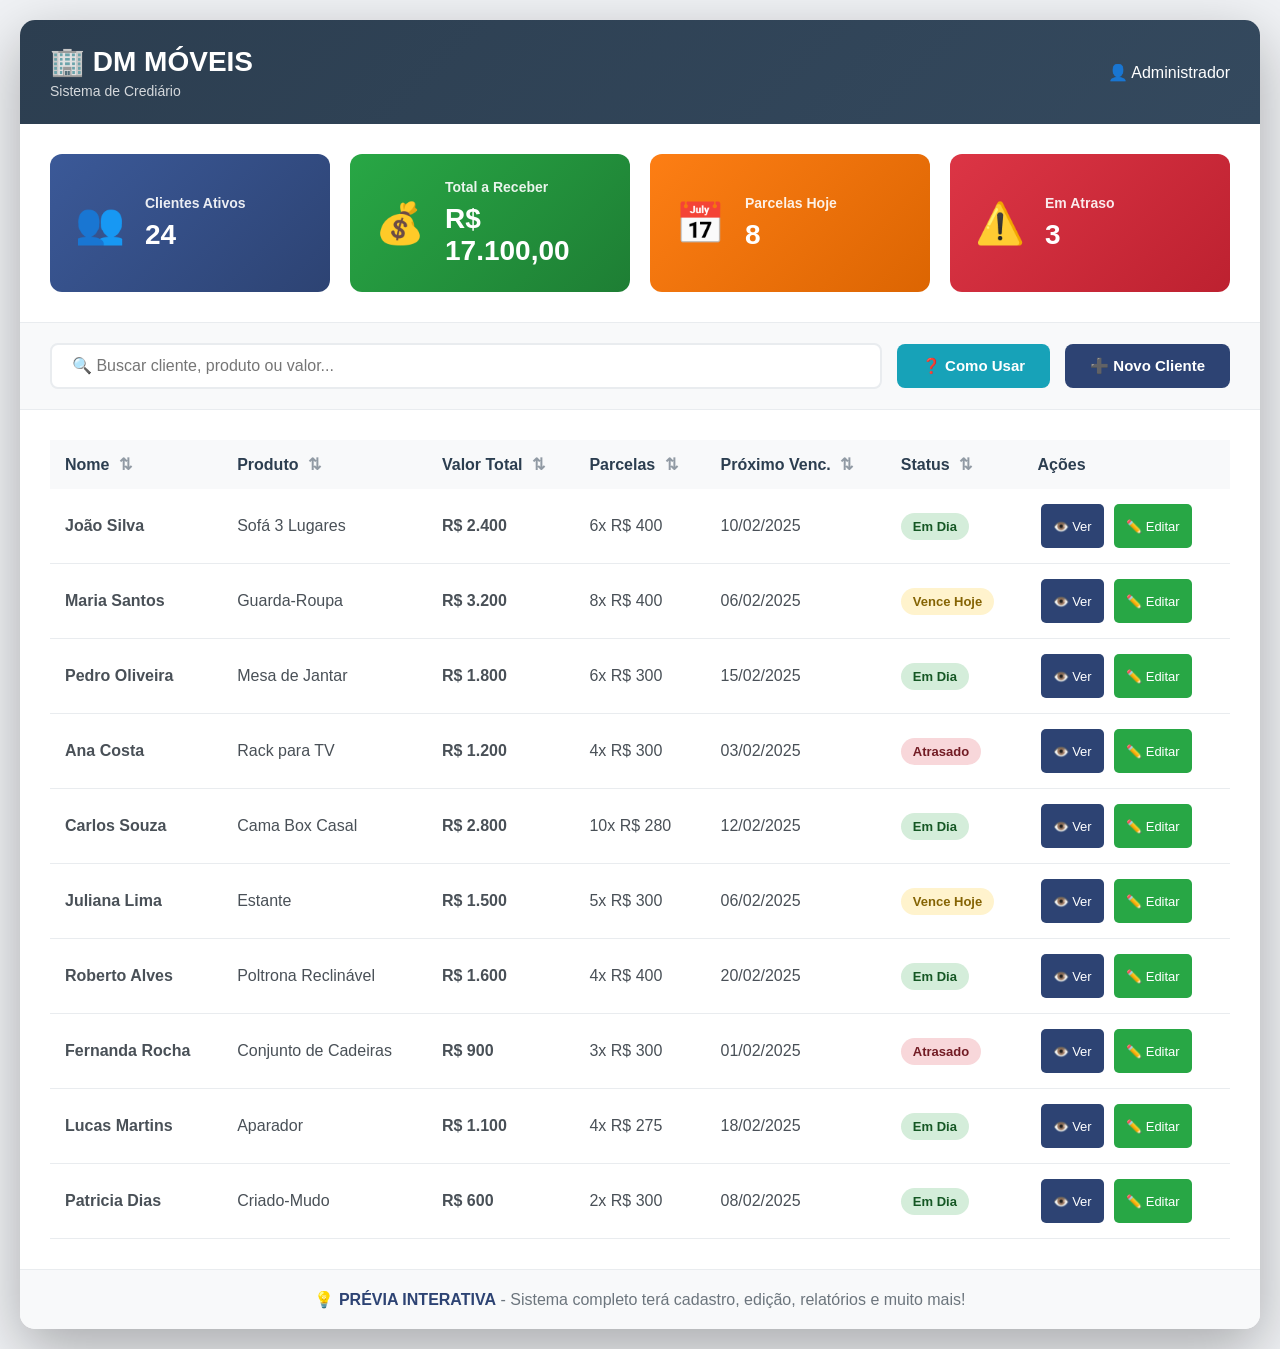
<file: src/assets/portfolio/DM-Imoveis/index.html>
<!DOCTYPE html>
<html lang="pt-BR">
<head>
    <meta charset="UTF-8">
    <meta name="viewport" content="width=device-width, initial-scale=1.0">
    <title>Sistema de Crediário - DM Móveis</title>
    <link rel="stylesheet" href="style.css">
</head>
<body>
    <div class="container">
        <!-- Header -->
        <header class="header">
            <div class="logo">
                <h1>🏢 DM MÓVEIS</h1>
                <p>Sistema de Crediário</p>
            </div>
            <div class="user-info">
                <span>👤 Administrador</span>
            </div>
        </header>

        <!-- Cards de Resumo -->
        <div class="cards-container">
            <div class="card card-blue">
                <div class="card-icon">👥</div>
                <div class="card-content">
                    <h3>Clientes Ativos</h3>
                    <p class="card-number">24</p>
                </div>
            </div>
            <div class="card card-green">
                <div class="card-icon">💰</div>
                <div class="card-content">
                    <h3>Total a Receber</h3>
                    <p class="card-number">R$ 17.100,00</p>
                </div>
            </div>
            <div class="card card-orange">
                <div class="card-icon">📅</div>
                <div class="card-content">
                    <h3>Parcelas Hoje</h3>
                    <p class="card-number">8</p>
                </div>
            </div>
            <div class="card card-red">
                <div class="card-icon">⚠️</div>
                <div class="card-content">
                    <h3>Em Atraso</h3>
                    <p class="card-number">3</p>
                </div>
            </div>
        </div>

        <!-- Barra de Busca e Ações -->
        <div class="toolbar">
            <div class="search-box">
                <input type="text" id="searchInput" placeholder="🔍 Buscar cliente, produto ou valor...">
            </div>
            <button class="btn btn-help" onclick="mostrarAjuda()">❓ Como Usar</button>
            <button class="btn btn-primary">➕ Novo Cliente</button>
        </div>

        <!-- Tabela de Clientes -->
        <div class="table-container">
            <table id="clientesTable">
                <thead>
                    <tr>
                        <th onclick="sortTable(0)">Nome <span class="sort-icon">⇅</span></th>
                        <th onclick="sortTable(1)">Produto <span class="sort-icon">⇅</span></th>
                        <th onclick="sortTable(2)">Valor Total <span class="sort-icon">⇅</span></th>
                        <th onclick="sortTable(3)">Parcelas <span class="sort-icon">⇅</span></th>
                        <th onclick="sortTable(4)">Próximo Venc. <span class="sort-icon">⇅</span></th>
                        <th onclick="sortTable(5)">Status <span class="sort-icon">⇅</span></th>
                        <th>Ações</th>
                    </tr>
                </thead>
                <tbody id="tableBody">
                    <!-- Dados serão inseridos via JavaScript -->
                </tbody>
            </table>
        </div>

        <!-- Footer -->
        <footer class="footer">
            <p>💡 <strong>PRÉVIA INTERATIVA</strong> - Sistema completo terá cadastro, edição, relatórios e muito mais!</p>
        </footer>
    </div>

    <!-- Modal de Ajuda -->
    <div id="helpModal" class="modal">
        <div class="modal-content">
            <span class="close" onclick="fecharAjuda()">&times;</span>
            <h2>📚 Como Usar e Testar a Prévia</h2>
            
            <div class="help-section">
                <h3>🔍 1. BUSCA INTELIGENTE</h3>
                <p>Digite na barra de busca para filtrar clientes:</p>
                <ul>
                    <li><strong>Por nome:</strong> "João" ou "Joao" (funciona com ou sem acento!)</li>
                    <li><strong>Por produto:</strong> "Sofá" ou "Sofa"</li>
                    <li><strong>Por valor:</strong> "2400" ou "1200"</li>
                </ul>
                <p class="tip">💡 <strong>Dica:</strong> A busca funciona mesmo se você esquecer os acentos!</p>
            </div>

            <div class="help-section">
                <h3>📈 2. ORDENAÇÃO</h3>
                <p>Clique no cabeçalho de qualquer coluna para ordenar:</p>
                <ul>
                    <li><strong>Nome:</strong> Ordem alfabética (A-Z ou Z-A)</li>
                    <li><strong>Valor:</strong> Do menor para o maior (ou inverso)</li>
                    <li><strong>Status:</strong> Agrupa por situação</li>
                </ul>
                <p class="tip">💡 <strong>Dica:</strong> Clique novamente para inverter a ordem!</p>
            </div>

            <div class="help-section">
                <h3>📊 3. CARDS DE RESUMO</h3>
                <p>No topo você vê:</p>
                <ul>
                    <li><strong>Clientes Ativos:</strong> Total de clientes com crediário</li>
                    <li><strong>Total a Receber:</strong> Soma de todas as parcelas pendentes</li>
                    <li><strong>Parcelas Hoje:</strong> Quantas vencem hoje</li>
                    <li><strong>Em Atraso:</strong> Clientes com pagamento atrasado</li>
                </ul>
            </div>

            <div class="help-section">
                <h3>✅ 4. STATUS DOS CLIENTES</h3>
                <ul>
                    <li><span class="status status-em-dia">Em Dia</span> - Pagamentos em dia</li>
                    <li><span class="status status-vence-hoje">Vence Hoje</span> - Parcela vence hoje</li>
                    <li><span class="status status-atrasado">Atrasado</span> - Pagamento em atraso</li>
                </ul>
            </div>

            <div class="help-section">
                <h3>🚀 5. SISTEMA COMPLETO</h3>
                <p>Esta é apenas uma <strong>PRÉVIA</strong>. O sistema final terá:</p>
                <ul>
                    <li>✅ Cadastro de novos clientes</li>
                    <li>✅ Edição de informações</li>
                    <li>✅ Registro de pagamentos</li>
                    <li>✅ Relatórios completos</li>
                    <li>✅ Impressão de carnês</li>
                    <li>✅ Alertas de vencimento</li>
                    <li>✅ E muito mais!</li>
                </ul>
            </div>

            <button class="btn btn-primary" onclick="fecharAjuda()">Fechar Instrução</button>
        </div>
    </div>

    <script src="script.js"></script>
</body>
</html>
</file>
<file: src/assets/portfolio/DM-Imoveis/style.css>
* {
    margin: 0;
    padding: 0;
    box-sizing: border-box;
}

body {
    font-family: 'Segoe UI', Tahoma, Geneva, Verdana, sans-serif;
    background: #f0f2f5;
    min-height: 100vh;
    padding: 20px;
}

.container {
    max-width: 1400px;
    margin: 0 auto;
    background: white;
    border-radius: 15px;
    box-shadow: 0 20px 60px rgba(0,0,0,0.3);
    overflow: hidden;
}

/* Header */
.header {
    background: linear-gradient(135deg, #2c3e50 0%, #34495e 100%);
    color: white;
    padding: 25px 30px;
    display: flex;
    justify-content: space-between;
    align-items: center;
}

.logo h1 {
    font-size: 28px;
    margin-bottom: 5px;
}

.logo p {
    font-size: 14px;
    opacity: 0.8;
}

.user-info {
    font-size: 16px;
}

/* Cards */
.cards-container {
    display: grid;
    grid-template-columns: repeat(auto-fit, minmax(250px, 1fr));
    gap: 20px;
    padding: 30px;
}

.card {
    padding: 25px;
    border-radius: 12px;
    color: white;
    display: flex;
    align-items: center;
    gap: 20px;
    transition: transform 0.3s;
}

.card:hover {
    transform: translateY(-5px);
}

.card-blue { background: linear-gradient(135deg, #3b5998 0%, #2d4373 100%); }
.card-green { background: linear-gradient(135deg, #28a745 0%, #1e7e34 100%); }
.card-orange { background: linear-gradient(135deg, #fd7e14 0%, #dc6502 100%); }
.card-red { background: linear-gradient(135deg, #dc3545 0%, #bd2130 100%); }

.card-icon {
    font-size: 40px;
}

.card-content h3 {
    font-size: 14px;
    margin-bottom: 8px;
    opacity: 0.9;
}

.card-number {
    font-size: 28px;
    font-weight: bold;
}

/* Toolbar */
.toolbar {
    padding: 20px 30px;
    display: flex;
    gap: 15px;
    align-items: center;
    background: #f8f9fa;
    border-top: 1px solid #e9ecef;
    border-bottom: 1px solid #e9ecef;
}

.search-box {
    flex: 1;
}

.search-box input {
    width: 100%;
    padding: 12px 20px;
    border: 2px solid #e9ecef;
    border-radius: 8px;
    font-size: 15px;
    transition: border-color 0.3s;
}

.search-box input:focus {
    outline: none;
    border-color: #667eea;
}

.btn {
    padding: 12px 25px;
    border: none;
    border-radius: 8px;
    font-size: 15px;
    font-weight: 600;
    cursor: pointer;
    transition: all 0.3s;
}

.btn-primary {
    background: #2d4373;
    color: white;
}

.btn-help {
    background: #17a2b8;
    color: white;
}

.btn-primary:hover {
    transform: translateY(-2px);
    box-shadow: 0 5px 15px rgba(45, 67, 115, 0.4);
    background: #3b5998;
}

.btn-help:hover {
    transform: translateY(-2px);
    box-shadow: 0 5px 15px rgba(23, 162, 184, 0.4);
    background: #138496;
}

/* Tabela */
.table-container {
    padding: 30px;
    overflow-x: auto;
}

table {
    width: 100%;
    border-collapse: collapse;
}

thead {
    background: #f8f9fa;
}

th {
    padding: 15px;
    text-align: left;
    font-weight: 600;
    color: #2c3e50;
    cursor: pointer;
    user-select: none;
    transition: background 0.3s;
}

th:hover {
    background: #e9ecef;
}

.sort-icon {
    margin-left: 5px;
    opacity: 0.5;
}

tbody tr {
    border-bottom: 1px solid #e9ecef;
    transition: background 0.3s;
}

tbody tr:hover {
    background: #f8f9fa;
}

td {
    padding: 15px;
    color: #495057;
}

/* Status */
.status {
    padding: 6px 12px;
    border-radius: 20px;
    font-size: 13px;
    font-weight: 600;
    display: inline-block;
}

.status-em-dia {
    background: #d4edda;
    color: #155724;
}

.status-vence-hoje {
    background: #fff3cd;
    color: #856404;
}

.status-atrasado {
    background: #f8d7da;
    color: #721c24;
}

/* Botões de Ação */
.action-btn {
    padding: 6px 12px;
    margin: 0 3px;
    border: none;
    border-radius: 5px;
    font-size: 13px;
    cursor: pointer;
    transition: all 0.3s;
}

.btn-view {
    background: #2d4373;
    color: white;
}

.btn-edit {
    background: #28a745;
    color: white;
}

.btn-view:hover, .btn-edit:hover {
    transform: translateY(-2px);
    opacity: 0.9;
}

/* Footer */
.footer {
    background: #f8f9fa;
    padding: 20px 30px;
    text-align: center;
    color: #6c757d;
    border-top: 1px solid #e9ecef;
}

.footer strong {
    color: #2d4373;
}

/* Responsivo */
@media (max-width: 768px) {
    body {
        padding: 10px;
    }

    .container {
        border-radius: 10px;
    }

    .header {
        flex-direction: column;
        gap: 15px;
        text-align: center;
        padding: 20px 15px;
    }

    .logo h1 {
        font-size: 22px;
    }

    .logo p {
        font-size: 13px;
    }

    /* Cards menores e mais compactos */
    .cards-container {
        grid-template-columns: repeat(2, 1fr);
        gap: 12px;
        padding: 15px;
    }

    .card {
        padding: 15px;
        flex-direction: column;
        text-align: center;
        gap: 10px;
    }

    .card-icon {
        font-size: 28px;
    }

    .card-content h3 {
        font-size: 12px;
    }

    .card-number {
        font-size: 20px;
    }

    /* Toolbar em coluna com botões maiores */
    .toolbar {
        flex-direction: column;
        padding: 15px;
        gap: 10px;
    }

    .search-box input {
        font-size: 16px; /* Evita zoom no iOS */
        padding: 14px 18px;
    }

    .btn {
        width: 100%;
        padding: 14px 20px;
        font-size: 16px;
    }

    /* Tabela vira cards em mobile */
    .table-container {
        padding: 15px;
    }

    table {
        border-collapse: collapse;
    }

    thead {
        display: none; /* Esconde cabeçalho em mobile */
    }

    /* Cards de clientes para mobile */
    #tableBody {
        display: flex;
        flex-direction: column;
        gap: 12px;
    }

    #tableBody tr {
        display: flex;
        flex-direction: column;
        background: white;
        border: 1px solid #e9ecef;
        border-radius: 10px;
        padding: 15px;
        box-shadow: 0 2px 8px rgba(0,0,0,0.08);
    }

    #tableBody td {
        display: flex;
        justify-content: space-between;
        align-items: center;
        padding: 8px 0;
        border-bottom: 1px solid #f8f9fa;
    }

    #tableBody td:last-child {
        border-bottom: none;
        flex-direction: column;
        gap: 8px;
        margin-top: 10px;
    }

    #tableBody td::before {
        content: attr(data-label);
        font-weight: 600;
        color: #6c757d;
        font-size: 13px;
    }

    #tableBody td:last-child::before {
        content: 'Ações';
        margin-bottom: 8px;
    }

    .action-btn {
        width: 100%;
        padding: 10px;
        font-size: 14px;
        margin: 0;
    }

    /* Modal responsivo */
    .modal-content {
        margin: 5% auto;
        padding: 20px;
        width: 95%;
        max-height: 90vh;
    }

    .modal-content h2 {
        font-size: 20px;
    }

    .help-section {
        padding: 15px;
    }

    .help-section h3 {
        font-size: 16px;
    }

    .help-section p,
    .help-section li {
        font-size: 14px;
    }

    .close {
        font-size: 28px;
    }

    /* Footer */
    .footer {
        padding: 15px;
        font-size: 13px;
    }
}

/* Mobile pequeno (iPhone SE, etc) */
@media (max-width: 375px) {
    .cards-container {
        grid-template-columns: 1fr;
    }

    .card-number {
        font-size: 18px;
    }

    .logo h1 {
        font-size: 20px;
    }
}

/* Modal de Ajuda */
.modal {
    display: none;
    position: fixed;
    z-index: 1000;
    left: 0;
    top: 0;
    width: 100%;
    height: 100%;
    background-color: rgba(0,0,0,0.6);
    animation: fadeIn 0.3s;
}

@keyframes fadeIn {
    from { opacity: 0; }
    to { opacity: 1; }
}

.modal-content {
    background-color: white;
    margin: 3% auto;
    padding: 30px;
    border-radius: 15px;
    width: 90%;
    max-width: 700px;
    max-height: 85vh;
    overflow-y: auto;
    box-shadow: 0 20px 60px rgba(0,0,0,0.3);
    animation: slideDown 0.3s;
}

@keyframes slideDown {
    from {
        transform: translateY(-50px);
        opacity: 0;
    }
    to {
        transform: translateY(0);
        opacity: 1;
    }
}

.modal-content h2 {
    color: #2d4373;
    margin-bottom: 25px;
    font-size: 26px;
    border-bottom: 3px solid #2d4373;
    padding-bottom: 10px;
}

.help-section {
    margin-bottom: 25px;
    padding: 20px;
    background: #f8f9fa;
    border-radius: 10px;
    border-left: 4px solid #2d4373;
}

.help-section h3 {
    color: #2d4373;
    margin-bottom: 12px;
    font-size: 18px;
}

.help-section p {
    color: #495057;
    line-height: 1.6;
    margin-bottom: 10px;
}

.help-section ul {
    margin-left: 20px;
    color: #495057;
}

.help-section li {
    margin-bottom: 8px;
    line-height: 1.6;
}

.help-section strong {
    color: #2d4373;
}

.tip {
    background: #fff3cd;
    padding: 10px 15px;
    border-radius: 8px;
    border-left: 4px solid #ffc107;
    margin-top: 10px;
}

.close {
    color: #aaa;
    float: right;
    font-size: 32px;
    font-weight: bold;
    cursor: pointer;
    line-height: 20px;
}

.close:hover,
.close:focus {
    color: #2d4373;
}

.modal-content .btn {
    width: 100%;
    margin-top: 20px;
    font-size: 16px;
    padding: 15px;
}

/* Melhorias de acessibilidade e UX */

/* Foco visível para navegação por teclado */
button:focus,
input:focus,
th:focus {
    outline: 3px solid #2d4373;
    outline-offset: 2px;
}

/* Área de toque mínima (44px) */
.btn,
.action-btn,
th {
    min-height: 44px;
    min-width: 44px;
}

/* Transições suaves */
* {
    transition: background-color 0.2s ease, transform 0.2s ease, box-shadow 0.2s ease;
}

/* Melhor contraste para textos */
.info-value {
    color: #212529;
}

/* Scroll suave */
html {
    scroll-behavior: smooth;
}

/* Evitar zoom indesejado no iOS */
input[type="text"],
input[type="search"] {
    font-size: 16px;
}

/* Loading state para botões */
.btn:active {
    transform: scale(0.98);
}

/* Melhor feedback visual */
.card:active {
    transform: translateY(-3px);
}

tbody tr:active {
    background: #e9ecef;
}
</file>
